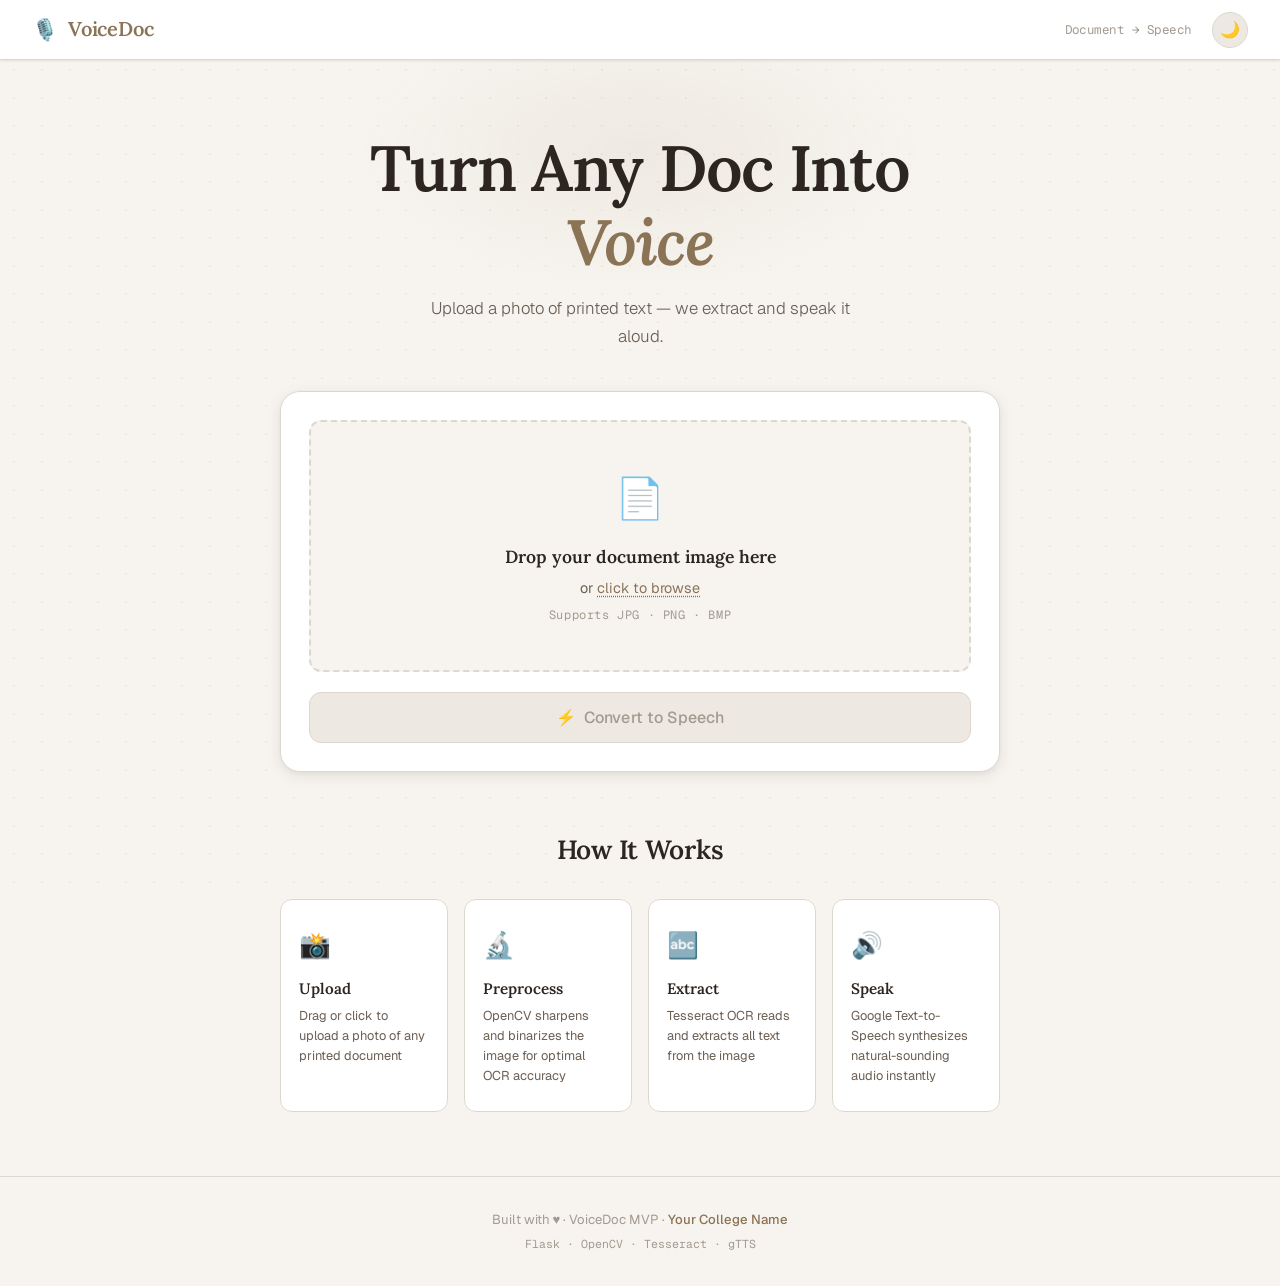
<file: index.html>
<!DOCTYPE html>
<html lang="en" data-theme="dark">
<head>
  <meta charset="UTF-8" />
  <meta name="viewport" content="width=device-width, initial-scale=1.0" />
  <title>VoiceDoc — Document to Speech</title>
  <link rel="preconnect" href="https://fonts.googleapis.com" />
  <link href="https://fonts.googleapis.com/css2?family=Syne:wght@400;600;700;800&family=DM+Mono:wght@400;500&family=DM+Sans:wght@300;400;500&display=swap" rel="stylesheet" />
  <link rel="stylesheet" href="/static/css/style.css" />
  <link rel="stylesheet" href="/static/css/audio-player.css" />
</head>
<body>

  <!-- NAVBAR -->
  <nav class="navbar">
    <div class="nav-brand">
      <span class="brand-icon">🎙️</span>
      <span class="brand-name">VoiceDoc</span>
    </div>
    <div class="nav-right">
      <span class="nav-tagline">Document → Speech</span>
      <button class="theme-toggle" id="themeToggle" aria-label="Toggle dark mode">
        <span class="toggle-icon" id="toggleIcon">☀️</span>
      </button>
    </div>
  </nav>

  <!-- HERO -->
  <section class="hero">
    <div class="hero-bg-glow"></div>
    <h1 class="hero-title">Turn Any Doc Into <br/><span class="gradient-text">Voice</span></h1>
    <p class="hero-sub">Upload a photo of printed text — we extract and speak it aloud.</p>
  </section>

  <!-- MAIN CONTAINER -->
  <main class="container">

    <!-- UPLOAD CARD -->
    <div class="upload-card glass-card" id="uploadCard">
      <div class="drop-zone" id="dropZone" tabindex="0" role="button" aria-label="Click or drag to upload image">
        <div class="drop-icon">📄</div>
        <p class="drop-title">Drop your document image here</p>
        <p class="drop-sub">or <span class="browse-link" id="browseLink">click to browse</span></p>
        <p class="drop-formats">Supports JPG · PNG · BMP</p>
        <input type="file" id="fileInput" accept=".jpg,.jpeg,.png,.bmp" hidden />
      </div>

      <!-- PREVIEW -->
      <div class="preview-area" id="previewArea" hidden>
        <img id="previewImg" class="preview-img" alt="Document preview" />
        <div class="preview-meta" id="previewMeta"></div>
        <button class="remove-btn" id="removeBtn" aria-label="Remove image">✕ Remove</button>
      </div>

      <!-- CONVERT BUTTON -->
      <button class="convert-btn" id="convertBtn" disabled>
        <span class="btn-icon">⚡</span>
        <span class="btn-text">Convert to Speech</span>
      </button>
    </div>

    <!-- LOADING PANEL -->
    <div class="loading-panel" id="loadingPanel" hidden>
      <div class="loading-steps">
        <div class="step-item" id="step1">
          <div class="step-indicator">
            <div class="step-spinner"></div>
            <div class="step-check">✓</div>
          </div>
          <div class="step-info">
            <span class="step-label">Preprocessing Image</span>
            <span class="step-desc">Grayscale · Denoising · Thresholding</span>
          </div>
        </div>
        <div class="step-connector"></div>
        <div class="step-item pending" id="step2">
          <div class="step-indicator">
            <div class="step-spinner"></div>
            <div class="step-check">✓</div>
          </div>
          <div class="step-info">
            <span class="step-label">Running OCR</span>
            <span class="step-desc">Extracting text with Tesseract</span>
          </div>
        </div>
        <div class="step-connector"></div>
        <div class="step-item pending" id="step3">
          <div class="step-indicator">
            <div class="step-spinner"></div>
            <div class="step-check">✓</div>
          </div>
          <div class="step-info">
            <span class="step-label">Generating Audio</span>
            <span class="step-desc">Synthesizing speech with gTTS</span>
          </div>
        </div>
      </div>
    </div>

    <!-- RESULT PANEL -->
    <div class="result-panel glass-card" id="resultPanel" hidden>
      <div class="result-header">
        <h2 class="result-title">✅ Conversion Complete</h2>
        <div class="result-stats" id="resultStats"></div>
      </div>

      <!-- TEXT RESULT -->
      <div class="text-section">
        <div class="section-header">
          <h3>Extracted Text</h3>
          <button class="copy-btn" id="copyBtn">📋 Copy</button>
        </div>
        <div class="text-box" id="textBox"></div>
      </div>

      <!-- AUDIO PLAYER -->
      <div class="audio-section">
        <h3>Listen</h3>
        <div class="custom-player" id="customPlayer">
          <button class="play-pause-btn" id="playPauseBtn" aria-label="Play/Pause">
            <span class="play-icon">▶</span>
            <span class="pause-icon" hidden>⏸</span>
          </button>
          <div class="player-right">
            <div class="seekbar-wrap">
              <input type="range" class="seekbar" id="seekbar" value="0" min="0" step="0.01" />
            </div>
            <div class="player-bottom-row">
              <span class="time-display" id="timeDisplay">0:00 / 0:00</span>
              <div class="speed-volume-wrap">
                <select class="speed-select" id="speedSelect">
                  <option value="0.75">0.75×</option>
                  <option value="1" selected>1×</option>
                  <option value="1.25">1.25×</option>
                  <option value="1.5">1.5×</option>
                  <option value="2">2×</option>
                </select>
                <div class="volume-wrap">
                  <span class="vol-icon" id="volIcon">🔊</span>
                  <input type="range" class="volume-slider" id="volumeSlider" value="100" min="0" max="100" />
                </div>
              </div>
            </div>
          </div>
        </div>
        <audio id="audioEl" preload="auto"></audio>
      </div>

      <!-- DOWNLOAD BUTTONS -->
      <div class="download-row">
        <button class="dl-btn dl-mp3" id="dlMp3">⬇ Download MP3</button>
        <button class="dl-btn dl-txt" id="dlTxt">⬇ Download TXT</button>
      </div>
    </div>

    <!-- HOW IT WORKS -->
    <section class="how-section">
      <h2 class="section-title">How It Works</h2>
      <div class="steps-grid">
        <div class="how-card">
          <div class="how-icon">📸</div>
          <h4>Upload</h4>
          <p>Drag or click to upload a photo of any printed document</p>
        </div>
        <div class="how-card">
          <div class="how-icon">🔬</div>
          <h4>Preprocess</h4>
          <p>OpenCV sharpens and binarizes the image for optimal OCR accuracy</p>
        </div>
        <div class="how-card">
          <div class="how-icon">🔤</div>
          <h4>Extract</h4>
          <p>Tesseract OCR reads and extracts all text from the image</p>
        </div>
        <div class="how-card">
          <div class="how-icon">🔊</div>
          <h4>Speak</h4>
          <p>Google Text-to-Speech synthesizes natural-sounding audio instantly</p>
        </div>
      </div>
    </section>

  </main>

  <!-- FOOTER -->
  <footer class="footer">
    <p>Built with ♥ · VoiceDoc MVP · <strong>Your College Name</strong></p>
    <p class="footer-sub">Flask · OpenCV · Tesseract · gTTS</p>
  </footer>

  <!-- TOAST CONTAINER -->
  <div class="toast-container" id="toastContainer"></div>

  <script src="/static/js/main.js"></script>
</body>
</html>
</file>
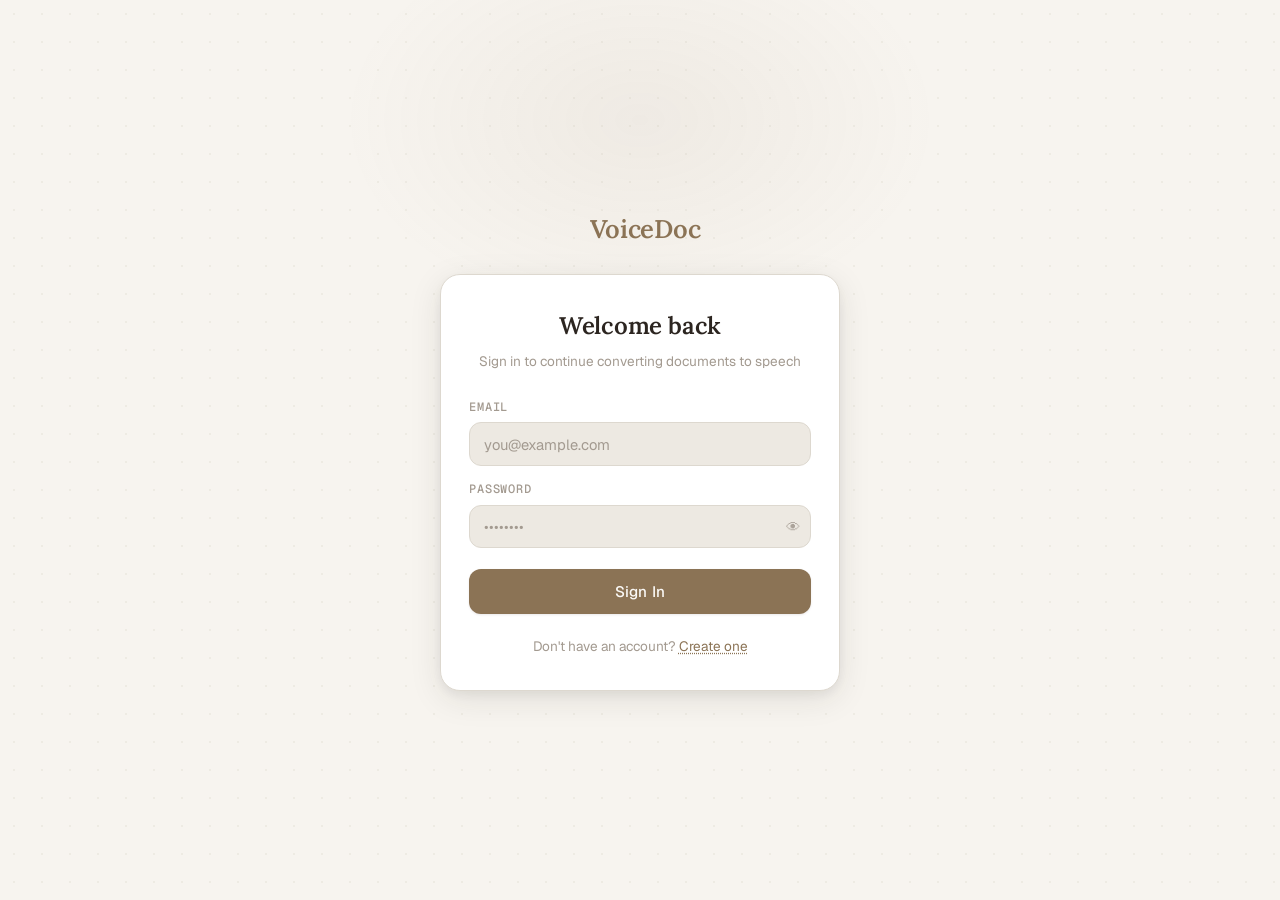
<file: templates/login.html>
<!DOCTYPE html>
<html lang="en" data-theme="light">
<head>
  <meta charset="UTF-8" />
  <meta name="viewport" content="width=device-width, initial-scale=1.0" />
  <title>VoiceDoc — Login</title>
  <link rel="preconnect" href="https://fonts.googleapis.com" />
  <link href="https://fonts.googleapis.com/css2?family=Lora:ital,wght@0,400;0,500;0,600;1,400&family=Geist+Mono:wght@400;500&family=Geist:wght@300;400;500;600&display=swap" rel="stylesheet" />
  <link rel="stylesheet" href="/static/css/style.css" />
  <link rel="stylesheet" href="/static/css/auth.css" />
</head>
<body class="auth-body">

  <div class="auth-bg-glow"></div>

  <div class="auth-container">

    <!-- Brand -->
    <div class="auth-brand">
      <span class="brand-icon"></span>
      <span class="brand-name">VoiceDoc</span>
    </div>

    <!-- Card -->
    <div class="auth-card glass-card">
      <h1 class="auth-title">Welcome back</h1>
      <p class="auth-sub">Sign in to continue converting documents to speech</p>

      <!-- Error box -->
      <div class="auth-error" id="authError" hidden></div>

      <!-- Form -->
      <div class="auth-form">
        <div class="form-group">
          <label class="form-label">Email</label>
          <input type="email" class="form-input" id="email" placeholder="you@example.com" autocomplete="email" />
        </div>

        <div class="form-group">
          <label class="form-label">Password</label>
          <div class="input-wrap">
            <input type="password" class="form-input" id="password" placeholder="••••••••" autocomplete="current-password" />
            <button class="toggle-pw" id="togglePw" type="button">👁</button>
          </div>
        </div>

        <button class="auth-btn" id="loginBtn">
          <span class="btn-text">Sign In</span>
          <span class="btn-spinner" hidden>⏳</span>
        </button>
      </div>

      <p class="auth-switch">
        Don't have an account? <a href="/register" class="auth-link">Create one</a>
      </p>
    </div>

  </div>

  <div class="toast-container" id="toastContainer"></div>

  <script>
    const emailEl    = document.getElementById('email');
    const passwordEl = document.getElementById('password');
    const loginBtn   = document.getElementById('loginBtn');
    const btnText    = loginBtn.querySelector('.btn-text');
    const btnSpinner = loginBtn.querySelector('.btn-spinner');
    const authError  = document.getElementById('authError');
    const togglePw   = document.getElementById('togglePw');

    togglePw.addEventListener('click', () => {
      passwordEl.type = passwordEl.type === 'password' ? 'text' : 'password';
      togglePw.textContent = passwordEl.type === 'password' ? '👁' : '🙈';
    });

    function setLoading(state) {
      loginBtn.disabled = state;
      btnText.hidden    = state;
      btnSpinner.hidden = !state;
    }

    function showError(msg) {
      authError.textContent = msg;
      authError.hidden = false;
    }

    function hideError() {
      authError.hidden = true;
    }

    async function doLogin() {
      hideError();
      const email    = emailEl.value.trim();
      const password = passwordEl.value;

      if (!email || !password) {
        showError('Please fill in all fields.');
        return;
      }

      setLoading(true);

      try {
        const res  = await fetch('/login', {
          method: 'POST',
          headers: { 'Content-Type': 'application/json' },
          body: JSON.stringify({ email, password })
        });
        const data = await res.json();

        if (data.success) {
          window.location.href = data.redirect;
        } else {
          showError(data.error || 'Login failed.');
          setLoading(false);
        }
      } catch (err) {
        showError('Network error. Please try again.');
        setLoading(false);
      }
    }

    loginBtn.addEventListener('click', doLogin);

    document.addEventListener('keydown', (e) => {
      if (e.key === 'Enter') doLogin();
    });
  </script>
</body>
</html>
</file>
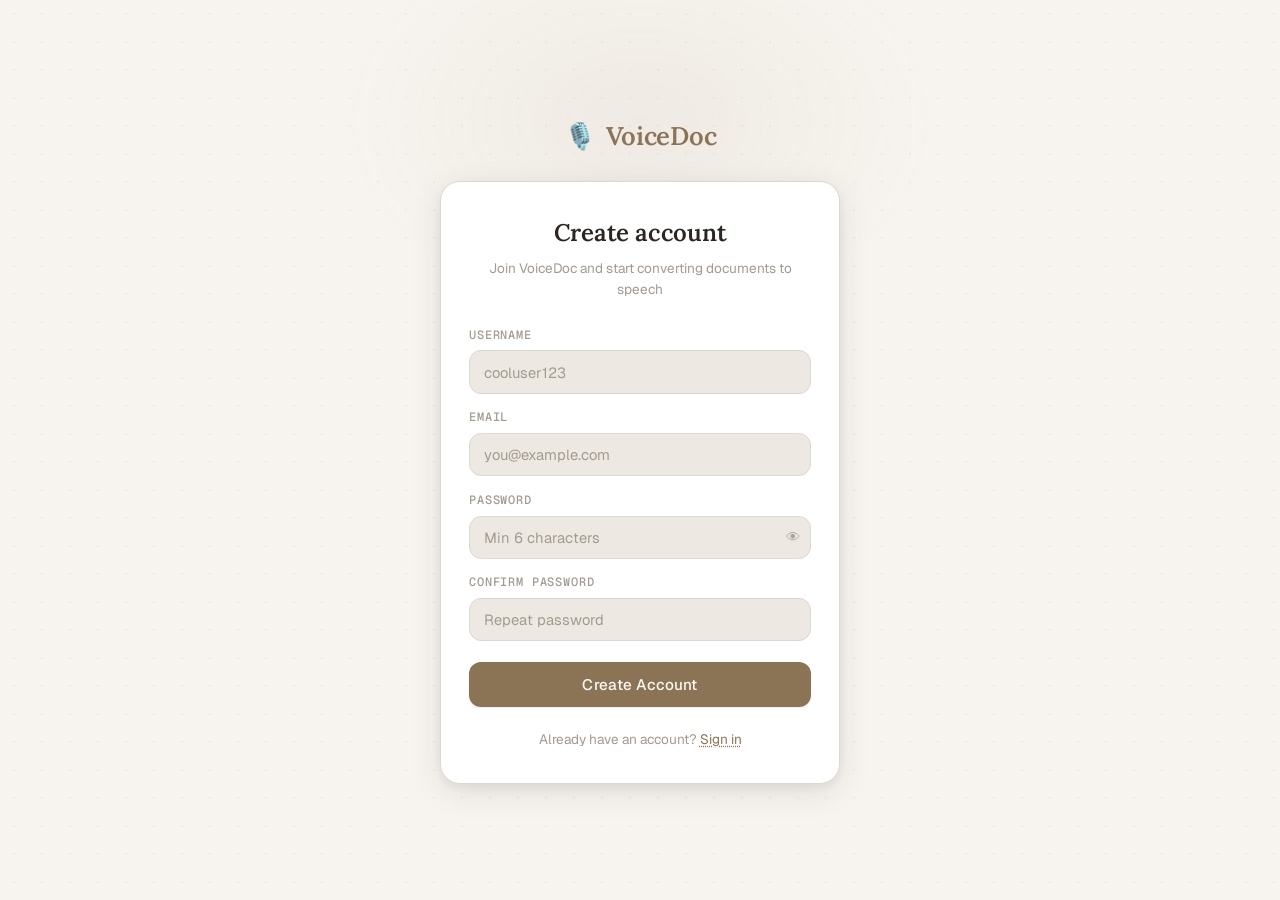
<file: templates/register.html>
<!DOCTYPE html>
<html lang="en" data-theme="light">
<head>
  <meta charset="UTF-8" />
  <meta name="viewport" content="width=device-width, initial-scale=1.0" />
  <title>VoiceDoc — Register</title>
  <link rel="preconnect" href="https://fonts.googleapis.com" />
  <link href="https://fonts.googleapis.com/css2?family=Lora:ital,wght@0,400;0,500;0,600;1,400&family=Geist+Mono:wght@400;500&family=Geist:wght@300;400;500;600&display=swap" rel="stylesheet" />
  <link rel="stylesheet" href="/static/css/style.css" />
  <link rel="stylesheet" href="/static/css/auth.css" />
</head>
<body class="auth-body">

  <div class="auth-bg-glow"></div>

  <div class="auth-container">

    <!-- Brand -->
    <div class="auth-brand">
      <span class="brand-icon">🎙️</span>
      <span class="brand-name">VoiceDoc</span>
    </div>

    <!-- Card -->
    <div class="auth-card glass-card">
      <h1 class="auth-title">Create account</h1>
      <p class="auth-sub">Join VoiceDoc and start converting documents to speech</p>

      <!-- Error box -->
      <div class="auth-error" id="authError" hidden></div>

      <!-- Form -->
      <div class="auth-form">
        <div class="form-group">
          <label class="form-label">Username</label>
          <input type="text" class="form-input" id="username" placeholder="cooluser123" autocomplete="username" />
        </div>

        <div class="form-group">
          <label class="form-label">Email</label>
          <input type="email" class="form-input" id="email" placeholder="you@example.com" autocomplete="email" />
        </div>

        <div class="form-group">
          <label class="form-label">Password</label>
          <div class="input-wrap">
            <input type="password" class="form-input" id="password" placeholder="Min 6 characters" autocomplete="new-password" />
            <button class="toggle-pw" id="togglePw" type="button">👁</button>
          </div>
        </div>

        <div class="form-group">
          <label class="form-label">Confirm Password</label>
          <input type="password" class="form-input" id="confirmPassword" placeholder="Repeat password" autocomplete="new-password" />
        </div>

        <!-- Password strength -->
        <div class="pw-strength" id="pwStrength" hidden>
          <div class="pw-bar">
            <div class="pw-fill" id="pwFill"></div>
          </div>
          <span class="pw-label" id="pwLabel"></span>
        </div>

        <button class="auth-btn" id="registerBtn">
          <span class="btn-text">Create Account</span>
          <span class="btn-spinner" hidden>⏳</span>
        </button>
      </div>

      <p class="auth-switch">
        Already have an account? <a href="/login" class="auth-link">Sign in</a>
      </p>
    </div>

  </div>

  <div class="toast-container" id="toastContainer"></div>

  <script>
    const usernameEl      = document.getElementById('username');
    const emailEl         = document.getElementById('email');
    const passwordEl      = document.getElementById('password');
    const confirmEl       = document.getElementById('confirmPassword');
    const registerBtn     = document.getElementById('registerBtn');
    const btnText         = registerBtn.querySelector('.btn-text');
    const btnSpinner      = registerBtn.querySelector('.btn-spinner');
    const authError       = document.getElementById('authError');
    const togglePw        = document.getElementById('togglePw');
    const pwStrength      = document.getElementById('pwStrength');
    const pwFill          = document.getElementById('pwFill');
    const pwLabel         = document.getElementById('pwLabel');

    togglePw.addEventListener('click', () => {
      passwordEl.type = passwordEl.type === 'password' ? 'text' : 'password';
      togglePw.textContent = passwordEl.type === 'password' ? '👁' : '🙈';
    });

    passwordEl.addEventListener('input', () => {
      const pw  = passwordEl.value;
      pwStrength.hidden = pw.length === 0;
      let strength = 0;
      if (pw.length >= 6)  strength++;
      if (pw.length >= 10) strength++;
      if (/[A-Z]/.test(pw)) strength++;
      if (/[0-9]/.test(pw)) strength++;
      if (/[^A-Za-z0-9]/.test(pw)) strength++;

      const levels = ['Very Weak', 'Weak', 'Fair', 'Good', 'Strong'];
      const colors = ['#ef4444', '#f97316', '#eab308', '#22c55e', '#14b8a6'];
      const pct    = (strength / 5) * 100;

      pwFill.style.width      = pct + '%';
      pwFill.style.background = colors[strength - 1] || '#ef4444';
      pwLabel.textContent     = levels[strength - 1] || 'Very Weak';
      pwLabel.style.color     = colors[strength - 1] || '#ef4444';
    });

    function setLoading(state) {
      registerBtn.disabled = state;
      btnText.hidden       = state;
      btnSpinner.hidden    = !state;
    }

    function showError(msg) {
      authError.textContent = msg;
      authError.hidden = false;
    }

    function hideError() {
      authError.hidden = true;
    }

    async function doRegister() {
      hideError();
      const username         = usernameEl.value.trim();
      const email            = emailEl.value.trim();
      const password         = passwordEl.value;
      const confirm_password = confirmEl.value;

      if (!username || !email || !password || !confirm_password) {
        showError('Please fill in all fields.');
        return;
      }

      if (password !== confirm_password) {
        showError('Passwords do not match.');
        return;
      }

      setLoading(true);

      try {
        const res  = await fetch('/register', {
          method: 'POST',
          headers: { 'Content-Type': 'application/json' },
          body: JSON.stringify({ username, email, password, confirm_password })
        });
        const data = await res.json();

        if (data.success) {
          window.location.href = data.redirect;
        } else {
          showError(data.error || 'Registration failed.');
          setLoading(false);
        }
      } catch (err) {
        showError('Network error. Please try again.');
        setLoading(false);
      }
    }

    registerBtn.addEventListener('click', doRegister);

    document.addEventListener('keydown', (e) => {
      if (e.key === 'Enter') doRegister();
    });
  </script>
</body>
</html>
</file>
<file: static/css/style.css>
/* =============================================
   VOICEDOC — style.css
   Warm Neutral Pastel Palette
   Oat · Sage · Stone · Dusty Rose
   ============================================= */

@import url('https://fonts.googleapis.com/css2?family=Lora:ital,wght@0,400;0,500;0,600;1,400&family=Geist+Mono:wght@400;500&family=Geist:wght@300;400;500;600&display=swap');

:root {
  /* Warm neutral pastels — light mode default */
  --bg-primary:    #f7f4ef;
  --bg-secondary:  #ede9e2;
  --bg-card:       #ffffff;
  --bg-card-hover: #fdfcfa;
  --border:        #ddd8cf;
  --border-hover:  #c4bdb0;

  --accent:        #8b7355;
  --accent-light:  #b09a7e;
  --accent-muted:  #e8e0d4;

  --sage:          #7a9e7e;
  --sage-light:    #a8c5ab;
  --sage-muted:    #e2ede3;

  --rose:          #b5756a;
  --rose-light:    #d4a09a;
  --rose-muted:    #f2e5e3;

  --text-primary:  #2c2520;
  --text-secondary:#6b5f54;
  --text-muted:    #a39a90;

  --success:       #5a8f5e;
  --error:         #b5504a;
  --warning:       #b8852a;

  --radius-sm:     6px;
  --radius-md:     12px;
  --radius-lg:     20px;
  --radius-xl:     28px;

  --shadow-sm:     0 1px 3px rgba(44,37,32,0.06), 0 1px 2px rgba(44,37,32,0.04);
  --shadow-md:     0 4px 16px rgba(44,37,32,0.08), 0 2px 6px rgba(44,37,32,0.05);
  --shadow-lg:     0 8px 32px rgba(44,37,32,0.10), 0 4px 12px rgba(44,37,32,0.06);

  --transition:    0.22s cubic-bezier(0.4,0,0.2,1);
}

[data-theme="dark"] {
  --bg-primary:    #1c1a17;
  --bg-secondary:  #242118;
  --bg-card:       #2e2a22;
  --bg-card-hover: #342f26;
  --border:        #3d3830;
  --border-hover:  #534c40;

  --accent:        #c4a882;
  --accent-light:  #d9c4a8;
  --accent-muted:  #3a3328;

  --sage:          #8fb894;
  --sage-light:    #aacbaf;
  --sage-muted:    #243028;

  --rose:          #c98880;
  --rose-light:    #dba8a2;
  --rose-muted:    #2e1e1c;

  --text-primary:  #ede8e0;
  --text-secondary:#b5a898;
  --text-muted:    #7a6e62;

  --shadow-sm:     0 1px 3px rgba(0,0,0,0.25);
  --shadow-md:     0 4px 16px rgba(0,0,0,0.30);
  --shadow-lg:     0 8px 32px rgba(0,0,0,0.35);
}

/* --- Reset & Base --- */
*, *::before, *::after { box-sizing: border-box; margin: 0; padding: 0; }
html { scroll-behavior: smooth; }

body {
  font-family: 'Geist', sans-serif;
  background: var(--bg-primary);
  color: var(--text-primary);
  min-height: 100vh;
  transition: background var(--transition), color var(--transition);
  overflow-x: hidden;
  line-height: 1.6;
}

/* Subtle paper texture dots */
body::before {
  content: '';
  position: fixed;
  inset: 0;
  background-image: radial-gradient(circle, var(--border) 1px, transparent 1px);
  background-size: 28px 28px;
  opacity: 0.35;
  pointer-events: none;
  z-index: 0;
}

/* --- Navbar --- */
.navbar {
  position: sticky;
  top: 0;
  z-index: 100;
  display: flex;
  align-items: center;
  justify-content: space-between;
  padding: 0 2rem;
  height: 60px;
  background: var(--bg-card);
  border-bottom: 1px solid var(--border);
  box-shadow: var(--shadow-sm);
  transition: background var(--transition), border-color var(--transition);
}

.nav-brand {
  display: flex;
  align-items: center;
  gap: 10px;
}

.brand-icon { font-size: 1.3rem; }

.brand-name {
  font-family: 'Lora', serif;
  font-weight: 600;
  font-size: 1.25rem;
  color: var(--accent);
  letter-spacing: -0.01em;
}

.nav-right {
  display: flex;
  align-items: center;
  gap: 1.25rem;
}

.nav-tagline {
  font-size: 0.78rem;
  color: var(--text-muted);
  font-family: 'Geist Mono', monospace;
  letter-spacing: 0.04em;
}

.theme-toggle {
  background: var(--bg-secondary);
  border: 1px solid var(--border);
  border-radius: 50%;
  width: 36px;
  height: 36px;
  font-size: 1rem;
  cursor: pointer;
  display: flex;
  align-items: center;
  justify-content: center;
  transition: all var(--transition);
  color: var(--text-secondary);
}

.theme-toggle:hover {
  background: var(--accent-muted);
  border-color: var(--accent-light);
  transform: scale(1.06);
}

/* --- Hero --- */
.hero {
  position: relative;
  text-align: center;
  padding: 4.5rem 1rem 2.5rem;
  overflow: hidden;
}

.hero-bg-glow {
  position: absolute;
  top: -60px;
  left: 50%;
  transform: translateX(-50%);
  width: 600px;
  height: 300px;
  background: radial-gradient(ellipse, rgba(139,115,85,0.08) 0%, transparent 70%);
  pointer-events: none;
}

.hero-title {
  font-family: 'Lora', serif;
  font-weight: 600;
  font-size: clamp(2.2rem, 5.5vw, 4rem);
  line-height: 1.15;
  margin-bottom: 1rem;
  color: var(--text-primary);
  position: relative;
  letter-spacing: -0.02em;
}

@keyframes softShift {
  0%,100% { color: var(--accent); }
  50%      { color: var(--sage); }
}

.gradient-text {
  color: var(--accent);
  font-style: italic;
  animation: softShift 5s ease infinite;
}

.hero-sub {
  font-size: 1.05rem;
  color: var(--text-secondary);
  max-width: 440px;
  margin: 0 auto;
  line-height: 1.65;
  font-weight: 300;
}

/* --- Container --- */
.container {
  max-width: 760px;
  margin: 0 auto;
  padding: 0 1.25rem 4rem;
  position: relative;
  z-index: 1;
}

/* --- Card --- */
.glass-card {
  background: var(--bg-card);
  border: 1px solid var(--border);
  border-radius: var(--radius-lg);
  box-shadow: var(--shadow-md);
  transition: all var(--transition);
}

/* --- Upload Card --- */
.upload-card {
  padding: 1.75rem;
  margin-bottom: 1.25rem;
}

/* --- Drop Zone --- */
.drop-zone {
  border: 2px dashed var(--border);
  border-radius: var(--radius-md);
  padding: 2.75rem 2rem;
  text-align: center;
  cursor: pointer;
  transition: all var(--transition);
  outline: none;
  background: var(--bg-primary);
}

.drop-zone:hover,
.drop-zone:focus {
  border-color: var(--accent-light);
  background: var(--accent-muted);
}

.drop-zone.drag-over {
  border-color: var(--accent);
  background: var(--accent-muted);
  transform: scale(1.005);
  box-shadow: 0 0 0 3px rgba(139,115,85,0.12);
}

.drop-icon { font-size: 2.5rem; margin-bottom: 0.85rem; }

.drop-title {
  font-family: 'Lora', serif;
  font-size: 1.1rem;
  font-weight: 600;
  margin-bottom: 0.35rem;
  color: var(--text-primary);
}

.drop-sub { color: var(--text-secondary); margin-bottom: 0.4rem; font-size: 0.9rem; }

.browse-link {
  color: var(--accent);
  cursor: pointer;
  text-decoration: underline;
  text-decoration-style: dotted;
  text-underline-offset: 3px;
}

.drop-formats {
  font-size: 0.75rem;
  color: var(--text-muted);
  font-family: 'Geist Mono', monospace;
  letter-spacing: 0.05em;
}

/* --- Preview --- */
.preview-area {
  margin-top: 1rem;
  display: flex;
  align-items: center;
  gap: 1rem;
  background: var(--bg-secondary);
  border: 1px solid var(--border);
  border-radius: var(--radius-md);
  padding: 0.75rem 1rem;
}

.preview-img {
  width: 72px;
  height: 72px;
  object-fit: cover;
  border-radius: var(--radius-sm);
  border: 2px solid var(--border);
}

.preview-meta {
  flex: 1;
  font-size: 0.83rem;
  color: var(--text-secondary);
  font-family: 'Geist Mono', monospace;
  line-height: 1.6;
}

.remove-btn {
  background: var(--rose-muted);
  border: 1px solid var(--rose-light);
  color: var(--rose);
  border-radius: var(--radius-sm);
  padding: 0.3rem 0.7rem;
  font-size: 0.78rem;
  cursor: pointer;
  transition: all var(--transition);
  font-family: 'Geist', sans-serif;
}

.remove-btn:hover {
  background: rgba(181,117,106,0.2);
  border-color: var(--rose);
}

/* --- Mode Toggle --- */
.mode-toggle {
  display: flex;
  gap: 0.6rem;
  margin: 1.1rem 0;
}

.mode-btn {
  flex: 1;
  padding: 0.6rem 1rem;
  border-radius: var(--radius-md);
  border: 1px solid var(--border);
  background: var(--bg-secondary);
  color: var(--text-secondary);
  font-family: 'Geist', sans-serif;
  font-size: 0.88rem;
  cursor: pointer;
  transition: all var(--transition);
}

.mode-btn.active {
  background: var(--accent-muted);
  border-color: var(--accent-light);
  color: var(--accent);
  font-weight: 500;
}

.mode-btn:hover:not(.active) {
  background: var(--bg-card-hover);
  border-color: var(--border-hover);
}

/* --- Convert Button --- */
.convert-btn {
  margin-top: 1.25rem;
  width: 100%;
  padding: 0.9rem;
  border: 1px solid var(--border);
  border-radius: var(--radius-md);
  font-family: 'Geist', sans-serif;
  font-weight: 500;
  font-size: 1rem;
  cursor: not-allowed;
  display: flex;
  align-items: center;
  justify-content: center;
  gap: 0.5rem;
  background: var(--bg-secondary);
  color: var(--text-muted);
  transition: all var(--transition);
  letter-spacing: 0.01em;
}

.convert-btn:not(:disabled) {
  cursor: pointer;
  background: var(--accent);
  color: #faf8f5;
  border-color: var(--accent);
  box-shadow: var(--shadow-md);
}

.convert-btn:not(:disabled):hover {
  background: #7a6448;
  transform: translateY(-1px);
  box-shadow: var(--shadow-lg);
}

.convert-btn:not(:disabled):active { transform: translateY(0); }
.btn-icon { font-size: 1rem; }

/* --- Loading Panel --- */
.loading-panel {
  background: var(--bg-card);
  border: 1px solid var(--border);
  border-radius: var(--radius-lg);
  padding: 1.75rem;
  margin-bottom: 1.25rem;
  box-shadow: var(--shadow-sm);
}

.loading-steps { display: flex; flex-direction: column; gap: 0; }

.step-connector {
  width: 2px;
  height: 24px;
  background: var(--border);
  margin-left: 19px;
  transition: background var(--transition);
}

.step-connector.done { background: var(--success); }

.step-item {
  display: flex;
  align-items: center;
  gap: 1rem;
  transition: all var(--transition);
}

.step-indicator {
  position: relative;
  width: 40px;
  height: 40px;
  flex-shrink: 0;
}

.step-spinner {
  position: absolute;
  inset: 0;
  border: 2px solid var(--border);
  border-top-color: var(--accent);
  border-radius: 50%;
  animation: spin 0.9s linear infinite;
  opacity: 0;
}

.step-check {
  position: absolute;
  inset: 0;
  display: flex;
  align-items: center;
  justify-content: center;
  font-size: 1rem;
  color: var(--success);
  opacity: 0;
  transform: scale(0.5);
  transition: all 0.4s cubic-bezier(0.175, 0.885, 0.32, 1.275);
}

@keyframes spin { to { transform: rotate(360deg); } }

.step-item.active .step-spinner { opacity: 1; }
.step-item.done .step-spinner { opacity: 0; animation: none; }
.step-item.done .step-check { opacity: 1; transform: scale(1); }
.step-item.pending .step-spinner { opacity: 0; }
.step-item.pending .step-info { opacity: 0.4; }

.step-info { display: flex; flex-direction: column; gap: 2px; transition: opacity var(--transition); }

.step-label {
  font-family: 'Geist', sans-serif;
  font-weight: 500;
  font-size: 0.9rem;
  color: var(--text-primary);
}

.step-desc {
  font-size: 0.75rem;
  color: var(--text-muted);
  font-family: 'Geist Mono', monospace;
}

/* --- Result Panel --- */
@keyframes fadeInUp {
  from { opacity: 0; transform: translateY(16px); }
  to   { opacity: 1; transform: translateY(0); }
}

.result-panel {
  padding: 1.75rem;
  margin-bottom: 1.25rem;
  animation: fadeInUp 0.4s ease forwards;
}

.result-header {
  display: flex;
  align-items: flex-start;
  justify-content: space-between;
  margin-bottom: 1.5rem;
  flex-wrap: wrap;
  gap: 0.75rem;
}

.result-title {
  font-family: 'Lora', serif;
  font-weight: 600;
  font-size: 1.2rem;
  color: var(--text-primary);
}

.result-stats { display: flex; gap: 0.6rem; flex-wrap: wrap; }

.stat-chip {
  background: var(--sage-muted);
  border: 1px solid var(--sage-light);
  border-radius: 20px;
  padding: 0.2rem 0.7rem;
  font-size: 0.75rem;
  font-family: 'Geist Mono', monospace;
  color: var(--sage);
}

/* --- Text Section --- */
.text-section, .audio-section, .latex-section { margin-bottom: 1.4rem; }

.section-header {
  display: flex;
  align-items: center;
  justify-content: space-between;
  margin-bottom: 0.65rem;
}

.section-header h3,
.audio-section h3 {
  font-family: 'Geist', sans-serif;
  font-weight: 500;
  font-size: 0.8rem;
  text-transform: uppercase;
  letter-spacing: 0.09em;
  color: var(--text-muted);
  margin-bottom: 0.65rem;
}

.text-box {
  background: var(--bg-secondary);
  border: 1px solid var(--border);
  border-radius: var(--radius-md);
  padding: 1.1rem;
  font-family: 'Geist Mono', monospace;
  font-size: 0.85rem;
  line-height: 1.75;
  color: var(--text-primary);
  max-height: 200px;
  overflow-y: auto;
  white-space: pre-wrap;
  word-break: break-word;
}

.text-box::-webkit-scrollbar { width: 4px; }
.text-box::-webkit-scrollbar-track { background: transparent; }
.text-box::-webkit-scrollbar-thumb { background: var(--border-hover); border-radius: 10px; }

.copy-btn {
  background: var(--bg-secondary);
  border: 1px solid var(--border);
  color: var(--text-secondary);
  border-radius: var(--radius-sm);
  padding: 0.3rem 0.8rem;
  font-size: 0.78rem;
  cursor: pointer;
  transition: all var(--transition);
  font-family: 'Geist', sans-serif;
}

.copy-btn:hover {
  background: var(--accent-muted);
  border-color: var(--accent-light);
  color: var(--accent);
}

/* --- Download Row --- */
.download-row { display: flex; gap: 0.75rem; flex-wrap: wrap; }

.dl-btn {
  flex: 1;
  min-width: 130px;
  padding: 0.7rem 1rem;
  border-radius: var(--radius-md);
  font-family: 'Geist', sans-serif;
  font-weight: 500;
  font-size: 0.88rem;
  cursor: pointer;
  transition: all var(--transition);
  display: flex;
  align-items: center;
  justify-content: center;
  gap: 0.4rem;
}

.dl-mp3 {
  background: var(--accent-muted);
  border: 1px solid var(--accent-light);
  color: var(--accent);
}

.dl-mp3:hover {
  background: rgba(139,115,85,0.18);
  transform: translateY(-1px);
  box-shadow: var(--shadow-sm);
}

.dl-txt {
  background: var(--sage-muted);
  border: 1px solid var(--sage-light);
  color: var(--sage);
}

.dl-txt:hover {
  background: rgba(122,158,126,0.18);
  transform: translateY(-1px);
  box-shadow: var(--shadow-sm);
}

/* --- How It Works --- */
.how-section { margin-top: 3.5rem; text-align: center; }

.section-title {
  font-family: 'Lora', serif;
  font-weight: 600;
  font-size: 1.65rem;
  margin-bottom: 1.75rem;
  color: var(--text-primary);
  letter-spacing: -0.01em;
}

.steps-grid {
  display: grid;
  grid-template-columns: repeat(auto-fit, minmax(160px, 1fr));
  gap: 1rem;
}

.how-card {
  background: var(--bg-card);
  border: 1px solid var(--border);
  border-radius: var(--radius-md);
  padding: 1.6rem 1.1rem;
  transition: all var(--transition);
  text-align: left;
}

.how-card:hover {
  background: var(--bg-card-hover);
  border-color: var(--border-hover);
  transform: translateY(-3px);
  box-shadow: var(--shadow-md);
}

.how-icon { font-size: 1.6rem; margin-bottom: 0.65rem; }

.how-card h4 {
  font-family: 'Lora', serif;
  font-weight: 600;
  font-size: 0.95rem;
  margin-bottom: 0.35rem;
  color: var(--text-primary);
}

.how-card p {
  font-size: 0.8rem;
  color: var(--text-secondary);
  line-height: 1.55;
}

/* --- Footer --- */
.footer {
  text-align: center;
  padding: 2rem 1rem;
  border-top: 1px solid var(--border);
  color: var(--text-muted);
  font-size: 0.82rem;
  position: relative;
  z-index: 1;
}

.footer strong { color: var(--accent); font-weight: 500; }
.footer-sub { margin-top: 0.3rem; font-family: 'Geist Mono', monospace; font-size: 0.72rem; }

/* --- Toast --- */
.toast-container {
  position: fixed;
  bottom: 1.5rem;
  right: 1.5rem;
  z-index: 9999;
  display: flex;
  flex-direction: column;
  gap: 0.5rem;
  max-width: 300px;
}

@keyframes toastIn {
  from { opacity: 0; transform: translateY(12px) scale(0.96); }
  to   { opacity: 1; transform: translateY(0) scale(1); }
}

@keyframes toastOut {
  from { opacity: 1; transform: translateY(0) scale(1); }
  to   { opacity: 0; transform: translateY(8px) scale(0.96); }
}

.toast {
  background: var(--bg-card);
  border: 1px solid var(--border);
  border-radius: var(--radius-md);
  padding: 0.8rem 1rem;
  font-size: 0.85rem;
  box-shadow: var(--shadow-md);
  animation: toastIn 0.25s ease;
  display: flex;
  align-items: center;
  gap: 0.6rem;
  color: var(--text-primary);
}

.toast.success { border-left: 3px solid var(--success); }
.toast.error   { border-left: 3px solid var(--error); }
.toast.info    { border-left: 3px solid var(--accent-light); }

/* --- Utility --- */
[hidden] { display: none !important; }

/* --- Responsive --- */
@media (max-width: 600px) {
  .navbar { padding: 0 1rem; }
  .nav-tagline { display: none; }
  .hero { padding: 3rem 1rem 1.5rem; }
  .upload-card { padding: 1.1rem; }
  .drop-zone { padding: 1.75rem 1rem; }
  .result-panel { padding: 1.1rem; }
  .result-header { flex-direction: column; }
  .download-row { flex-direction: column; }
}

@media (max-width: 380px) {
  .steps-grid { grid-template-columns: 1fr 1fr; }
}
</file>
<file: static/css/audio-player.css>
/* =============================================
   VOICEDOC — audio-player.css
   Warm Neutral Pastel — custom audio player
   ============================================= */

.custom-player {
  display: flex;
  align-items: center;
  gap: 1rem;
  background: var(--bg-secondary);
  border: 1px solid var(--border);
  border-radius: var(--radius-md);
  padding: 0.9rem 1.1rem;
  transition: background var(--transition);
}

/* --- Play / Pause Button --- */
.play-pause-btn {
  width: 46px;
  height: 46px;
  border-radius: 50%;
  flex-shrink: 0;
  background: var(--accent);
  border: none;
  cursor: pointer;
  display: flex;
  align-items: center;
  justify-content: center;
  font-size: 1rem;
  color: #faf8f5;
  transition: all 0.2s ease;
  box-shadow: var(--shadow-sm);
}

.play-pause-btn:hover {
  background: #7a6448;
  transform: scale(1.06);
  box-shadow: var(--shadow-md);
}

.play-pause-btn:active { transform: scale(0.96); }
.play-icon, .pause-icon { line-height: 1; }

/* --- Right side --- */
.player-right {
  flex: 1;
  display: flex;
  flex-direction: column;
  gap: 0.45rem;
  min-width: 0;
}

/* --- Seekbar --- */
.seekbar-wrap { width: 100%; }

.seekbar {
  -webkit-appearance: none;
  appearance: none;
  width: 100%;
  height: 4px;
  border-radius: 10px;
  background: var(--border);
  outline: none;
  cursor: pointer;
  transition: height 0.15s ease;
}

.seekbar:hover { height: 6px; }

.seekbar::-webkit-slider-thumb {
  -webkit-appearance: none;
  appearance: none;
  width: 14px;
  height: 14px;
  border-radius: 50%;
  background: var(--accent);
  cursor: pointer;
  box-shadow: 0 1px 4px rgba(139,115,85,0.3);
  transition: transform 0.15s ease;
}

.seekbar::-webkit-slider-thumb:hover { transform: scale(1.15); }

.seekbar::-moz-range-thumb {
  width: 14px;
  height: 14px;
  border-radius: 50%;
  background: var(--accent);
  cursor: pointer;
  border: none;
}

/* --- Bottom row --- */
.player-bottom-row {
  display: flex;
  align-items: center;
  justify-content: space-between;
  gap: 0.5rem;
  flex-wrap: wrap;
}

/* --- Time Display --- */
.time-display {
  font-family: 'Geist Mono', monospace;
  font-size: 0.72rem;
  color: var(--text-muted);
  white-space: nowrap;
}

/* --- Speed + Volume --- */
.speed-volume-wrap {
  display: flex;
  align-items: center;
  gap: 0.65rem;
}

/* --- Speed Select --- */
.speed-select {
  -webkit-appearance: none;
  appearance: none;
  background: var(--bg-card);
  border: 1px solid var(--border);
  border-radius: var(--radius-sm);
  color: var(--text-secondary);
  font-family: 'Geist Mono', monospace;
  font-size: 0.72rem;
  padding: 0.2rem 0.5rem;
  cursor: pointer;
  outline: none;
  transition: all 0.15s ease;
}

.speed-select:hover {
  border-color: var(--accent-light);
  color: var(--accent);
}

.speed-select option {
  background: var(--bg-card);
  color: var(--text-primary);
}

/* --- Volume --- */
.volume-wrap {
  display: flex;
  align-items: center;
  gap: 0.3rem;
}

.vol-icon {
  font-size: 0.85rem;
  cursor: pointer;
  user-select: none;
  opacity: 0.7;
  transition: opacity 0.15s;
}

.vol-icon:hover { opacity: 1; }

.volume-slider {
  -webkit-appearance: none;
  appearance: none;
  width: 64px;
  height: 3px;
  border-radius: 10px;
  background: var(--border);
  outline: none;
  cursor: pointer;
}

.volume-slider::-webkit-slider-thumb {
  -webkit-appearance: none;
  appearance: none;
  width: 12px;
  height: 12px;
  border-radius: 50%;
  background: var(--sage);
  cursor: pointer;
}

.volume-slider::-moz-range-thumb {
  width: 12px;
  height: 12px;
  border-radius: 50%;
  background: var(--sage);
  border: none;
  cursor: pointer;
}

/* --- Responsive --- */
@media (max-width: 480px) {
  .custom-player {
    flex-direction: column;
    align-items: flex-start;
    gap: 0.6rem;
  }
  .play-pause-btn { align-self: center; }
  .player-right { width: 100%; }
  .volume-slider { width: 48px; }
}
</file>
<file: static/css/auth.css>
/* =============================================
   VOICEDOC — auth.css
   Warm Neutral Pastel — login, register, profile
   ============================================= */

.auth-body {
  min-height: 100vh;
  display: flex;
  align-items: center;
  justify-content: center;
  padding: 1.5rem;
  background: var(--bg-primary);
}

.auth-bg-glow {
  position: fixed;
  top: -80px;
  left: 50%;
  transform: translateX(-50%);
  width: 600px;
  height: 400px;
  background: radial-gradient(ellipse, rgba(139,115,85,0.07) 0%, transparent 70%);
  pointer-events: none;
  z-index: 0;
}

.auth-container {
  width: 100%;
  max-width: 400px;
  position: relative;
  z-index: 1;
}

/* Brand */
.auth-brand {
  display: flex;
  align-items: center;
  justify-content: center;
  gap: 10px;
  margin-bottom: 1.5rem;
}

.auth-brand .brand-icon { font-size: 1.6rem; }

.auth-brand .brand-name {
  font-family: 'Lora', serif;
  font-weight: 600;
  font-size: 1.6rem;
  color: var(--accent);
  letter-spacing: -0.01em;
}

/* Card */
.auth-card {
  padding: 2rem 1.75rem;
  background: var(--bg-card);
  border: 1px solid var(--border);
  border-radius: var(--radius-lg);
  box-shadow: var(--shadow-lg);
}

.auth-title {
  font-family: 'Lora', serif;
  font-weight: 600;
  font-size: 1.5rem;
  margin-bottom: 0.35rem;
  text-align: center;
  color: var(--text-primary);
  letter-spacing: -0.01em;
}

.auth-sub {
  color: var(--text-muted);
  font-size: 0.85rem;
  text-align: center;
  margin-bottom: 1.6rem;
  line-height: 1.55;
}

/* Error box */
.auth-error {
  background: var(--rose-muted);
  border: 1px solid var(--rose-light);
  border-radius: var(--radius-sm);
  color: var(--rose);
  font-size: 0.83rem;
  padding: 0.6rem 0.85rem;
  margin-bottom: 1.1rem;
  text-align: center;
}

/* Form */
.auth-form { display: flex; flex-direction: column; gap: 0.9rem; }

.form-group { display: flex; flex-direction: column; gap: 0.35rem; }

.form-label {
  font-size: 0.75rem;
  font-weight: 500;
  color: var(--text-muted);
  text-transform: uppercase;
  letter-spacing: 0.07em;
  font-family: 'Geist Mono', monospace;
}

.input-wrap { position: relative; }

.form-input {
  width: 100%;
  padding: 0.7rem 0.9rem;
  background: var(--bg-secondary);
  border: 1px solid var(--border);
  border-radius: var(--radius-md);
  color: var(--text-primary);
  font-family: 'Geist', sans-serif;
  font-size: 0.92rem;
  outline: none;
  transition: all var(--transition);
}

.form-input::placeholder { color: var(--text-muted); }

.form-input:focus {
  border-color: var(--accent-light);
  background: var(--bg-card);
  box-shadow: 0 0 0 3px rgba(139,115,85,0.1);
}

.input-wrap .form-input { padding-right: 2.5rem; }

.toggle-pw {
  position: absolute;
  right: 0.7rem;
  top: 50%;
  transform: translateY(-50%);
  background: none;
  border: none;
  cursor: pointer;
  font-size: 0.9rem;
  opacity: 0.5;
  transition: opacity 0.15s;
  padding: 0;
  color: var(--text-secondary);
}

.toggle-pw:hover { opacity: 1; }

/* Password strength */
.pw-strength { display: flex; align-items: center; gap: 0.65rem; }

.pw-bar {
  flex: 1;
  height: 3px;
  background: var(--border);
  border-radius: 10px;
  overflow: hidden;
}

.pw-fill {
  height: 100%;
  width: 0%;
  border-radius: 10px;
  transition: width 0.3s ease, background 0.3s ease;
}

.pw-label {
  font-size: 0.72rem;
  font-family: 'Geist Mono', monospace;
  white-space: nowrap;
  color: var(--text-muted);
}

/* Auth button */
.auth-btn {
  width: 100%;
  padding: 0.8rem;
  margin-top: 0.4rem;
  border: none;
  border-radius: var(--radius-md);
  font-family: 'Geist', sans-serif;
  font-weight: 500;
  font-size: 0.95rem;
  cursor: pointer;
  background: var(--accent);
  color: #faf8f5;
  box-shadow: var(--shadow-sm);
  transition: all var(--transition);
  display: flex;
  align-items: center;
  justify-content: center;
  gap: 0.5rem;
  letter-spacing: 0.01em;
}

.auth-btn:hover:not(:disabled) {
  background: #7a6448;
  transform: translateY(-1px);
  box-shadow: var(--shadow-md);
}

.auth-btn:disabled { opacity: 0.6; cursor: not-allowed; transform: none; }

/* Switch link */
.auth-switch {
  text-align: center;
  margin-top: 1.4rem;
  font-size: 0.85rem;
  color: var(--text-muted);
}

.auth-link {
  color: var(--accent);
  text-decoration: underline;
  text-decoration-style: dotted;
  text-underline-offset: 2px;
  transition: color var(--transition);
}

.auth-link:hover { color: var(--accent-light); }

/* Navbar logout */
.logout-btn {
  background: var(--rose-muted);
  border: 1px solid var(--rose-light);
  color: var(--rose);
  border-radius: var(--radius-sm);
  padding: 0.3rem 0.8rem;
  font-size: 0.78rem;
  cursor: pointer;
  transition: all var(--transition);
  text-decoration: none;
  font-family: 'Geist', sans-serif;
  white-space: nowrap;
}

.logout-btn:hover {
  background: rgba(181,117,106,0.2);
  border-color: var(--rose);
}

.nav-user {
  font-size: 0.78rem;
  color: var(--text-muted);
  font-family: 'Geist Mono', monospace;
}

/* --- Profile Dropdown --- */
.profile-wrap { position: relative; }

.profile-btn {
  display: flex;
  align-items: center;
  gap: 0.45rem;
  background: var(--bg-secondary);
  border: 1px solid var(--border);
  border-radius: 20px;
  padding: 0.3rem 0.7rem 0.3rem 0.35rem;
  cursor: pointer;
  transition: all var(--transition);
  color: var(--text-primary);
}

.profile-btn:hover {
  border-color: var(--accent-light);
  background: var(--accent-muted);
}

.profile-avatar {
  width: 26px;
  height: 26px;
  border-radius: 50%;
  background: var(--accent-muted);
  border: 1px solid var(--accent-light);
  display: flex;
  align-items: center;
  justify-content: center;
  font-family: 'Lora', serif;
  font-weight: 600;
  font-size: 0.8rem;
  color: var(--accent);
}

.profile-name {
  font-family: 'Geist Mono', monospace;
  font-size: 0.78rem;
  color: var(--text-secondary);
}

.profile-arrow {
  font-size: 0.65rem;
  color: var(--text-muted);
  transition: transform 0.2s ease;
}

.profile-btn.open .profile-arrow { transform: rotate(180deg); }

/* Dropdown panel */
.profile-dropdown {
  position: absolute;
  top: calc(100% + 8px);
  right: 0;
  width: 220px;
  background: var(--bg-card);
  border: 1px solid var(--border);
  border-radius: var(--radius-md);
  box-shadow: var(--shadow-lg);
  z-index: 999;
  animation: fadeInUp 0.18s ease;
  overflow: hidden;
}

.dropdown-header {
  display: flex;
  align-items: center;
  gap: 0.7rem;
  padding: 0.9rem 1rem;
}

.dropdown-avatar {
  width: 40px;
  height: 40px;
  border-radius: 50%;
  background: var(--accent-muted);
  border: 1px solid var(--accent-light);
  display: flex;
  align-items: center;
  justify-content: center;
  font-family: 'Lora', serif;
  font-weight: 600;
  font-size: 1.1rem;
  color: var(--accent);
  flex-shrink: 0;
}

.dropdown-info { display: flex; flex-direction: column; gap: 3px; min-width: 0; }

.dropdown-name {
  font-family: 'Geist', sans-serif;
  font-weight: 500;
  font-size: 0.88rem;
  color: var(--text-primary);
}

.dropdown-role {
  font-size: 0.7rem;
  font-family: 'Geist Mono', monospace;
  color: var(--accent);
  background: var(--accent-muted);
  border-radius: 8px;
  padding: 0.1rem 0.45rem;
  width: fit-content;
}

.dropdown-divider { height: 1px; background: var(--border); }

.dropdown-stats { display: flex; flex-direction: column; }

.dstat {
  display: flex;
  align-items: center;
  gap: 0.6rem;
  padding: 0.55rem 1rem;
  transition: background var(--transition);
  cursor: default;
}

.dstat:hover { background: var(--bg-secondary); }

.dstat-icon { font-size: 0.85rem; opacity: 0.7; }

.dstat-label {
  font-size: 0.8rem;
  color: var(--text-secondary);
  font-family: 'Geist', sans-serif;
}

.dropdown-logout {
  display: flex;
  align-items: center;
  gap: 0.6rem;
  padding: 0.7rem 1rem;
  color: var(--rose);
  text-decoration: none;
  font-size: 0.85rem;
  font-family: 'Geist', sans-serif;
  transition: background var(--transition);
}

.dropdown-logout:hover { background: var(--rose-muted); }

/* Responsive */
@media (max-width: 480px) {
  .auth-card { padding: 1.4rem 1.1rem; }
}
</file>
